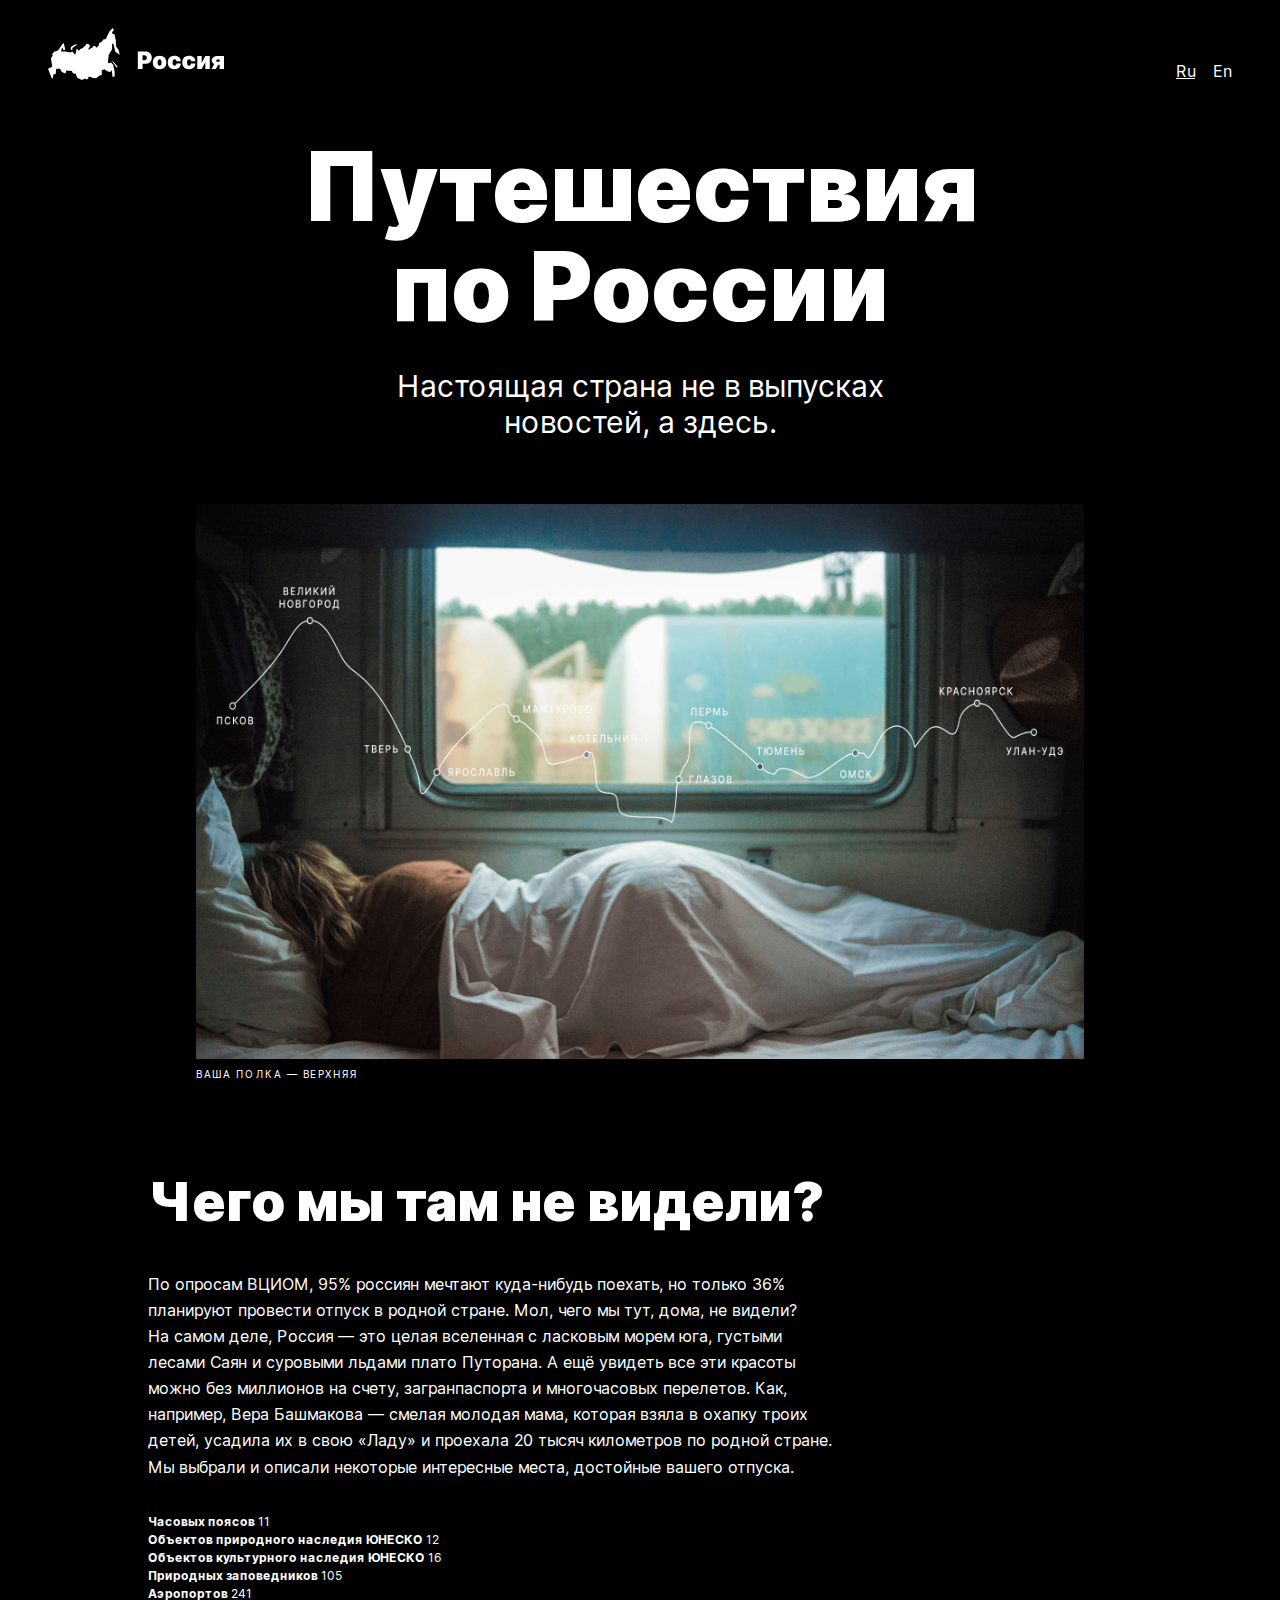
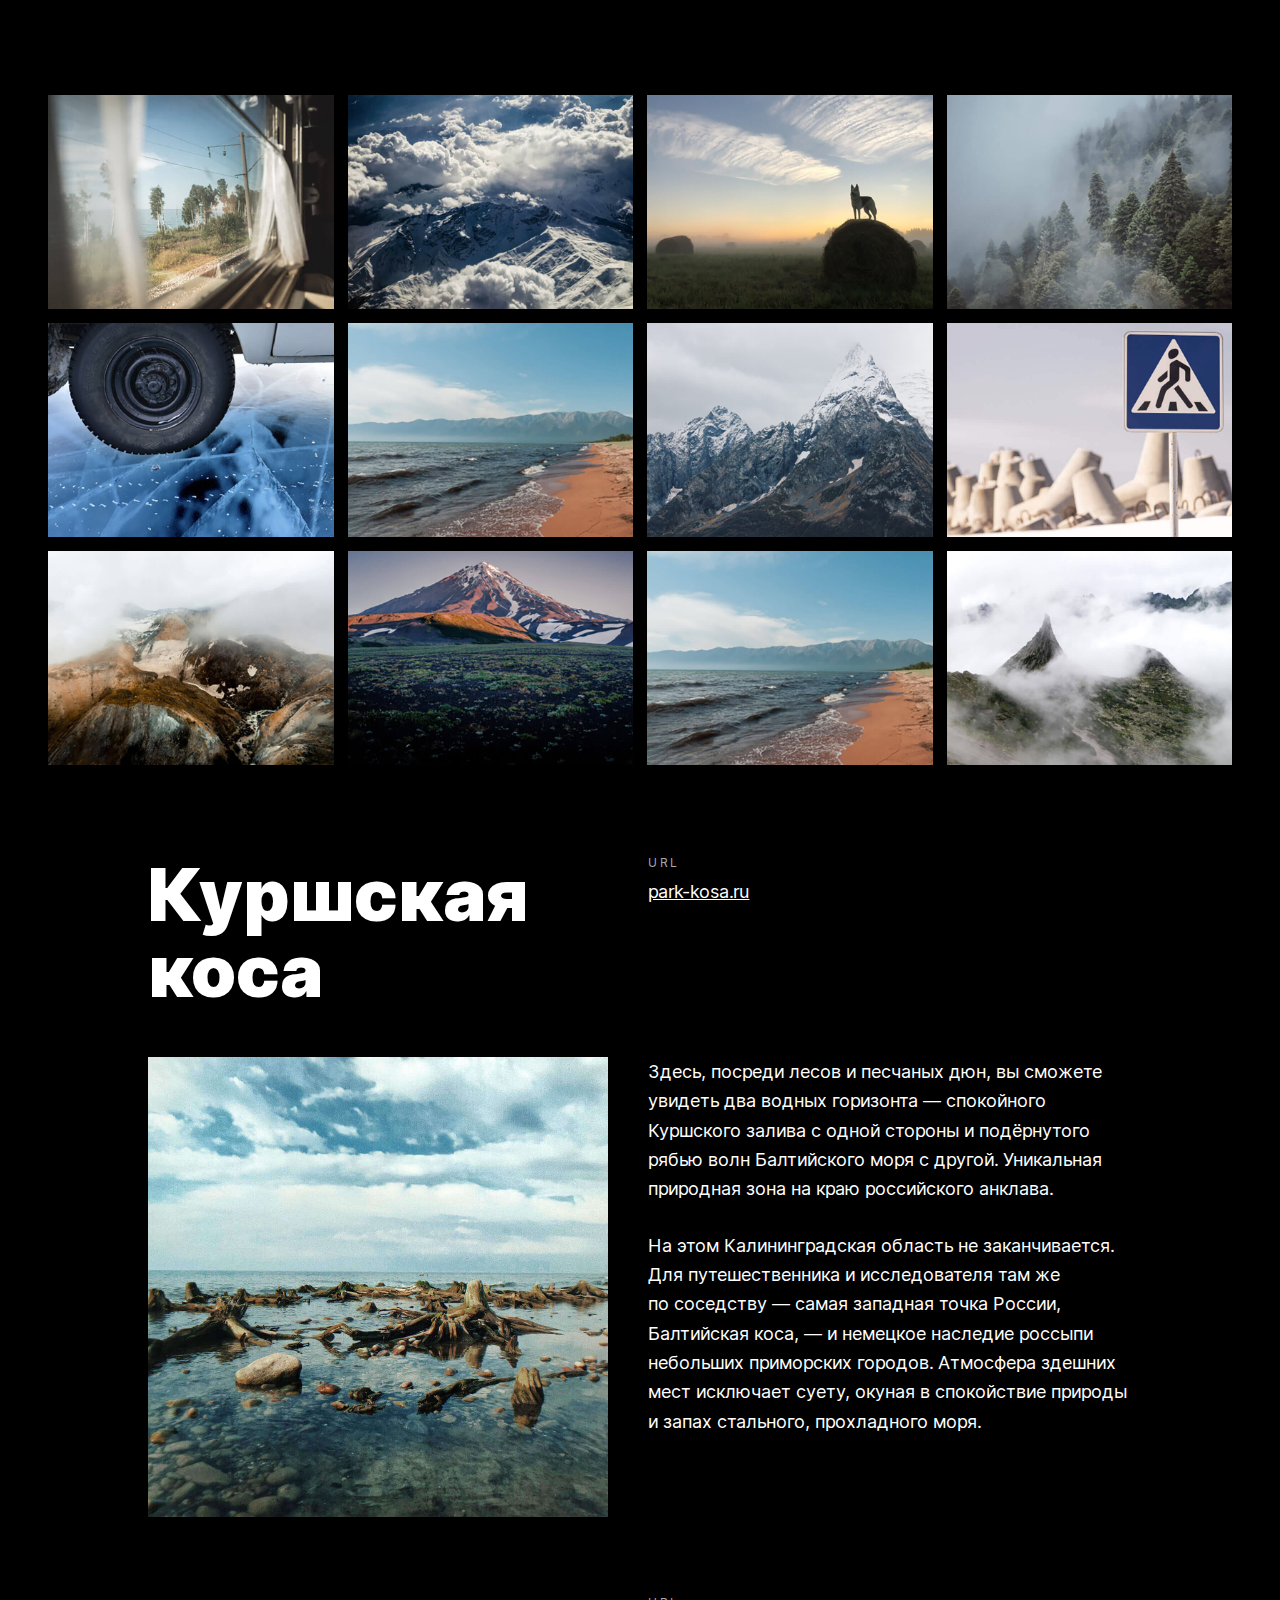
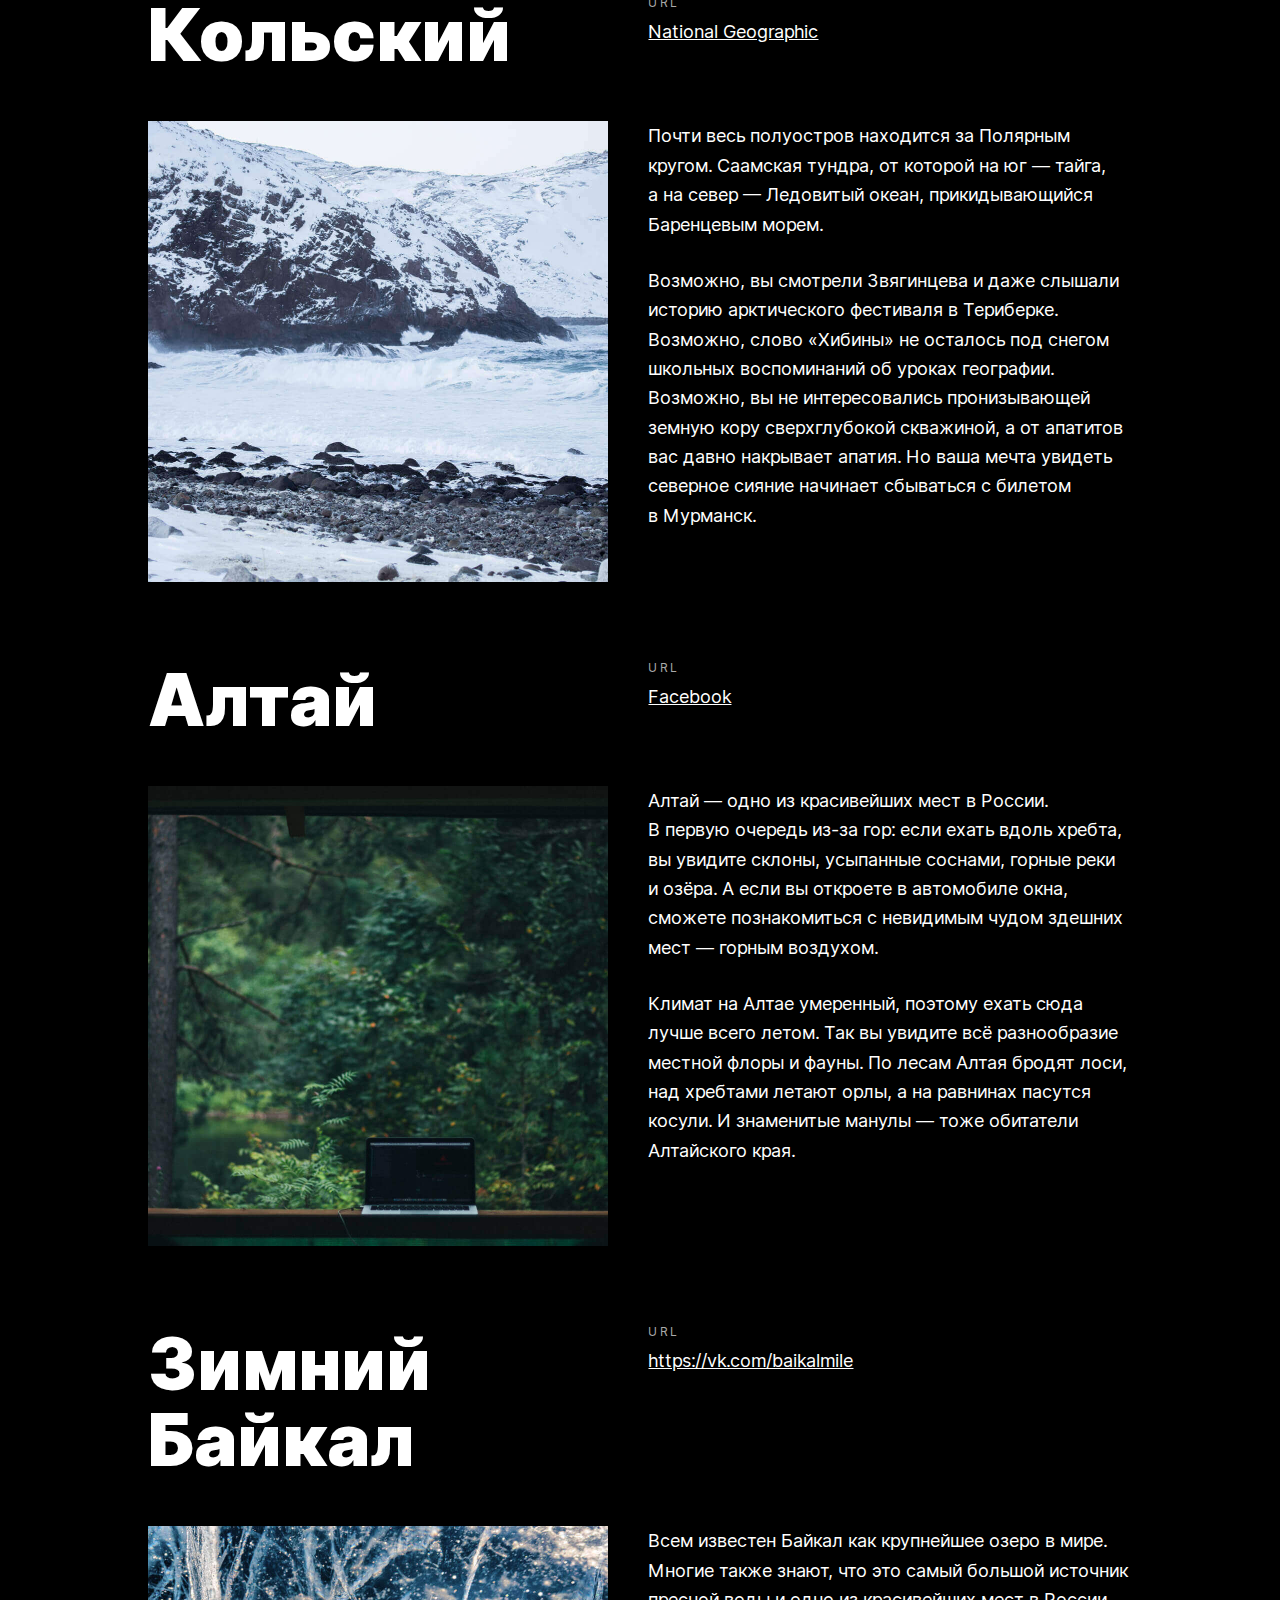
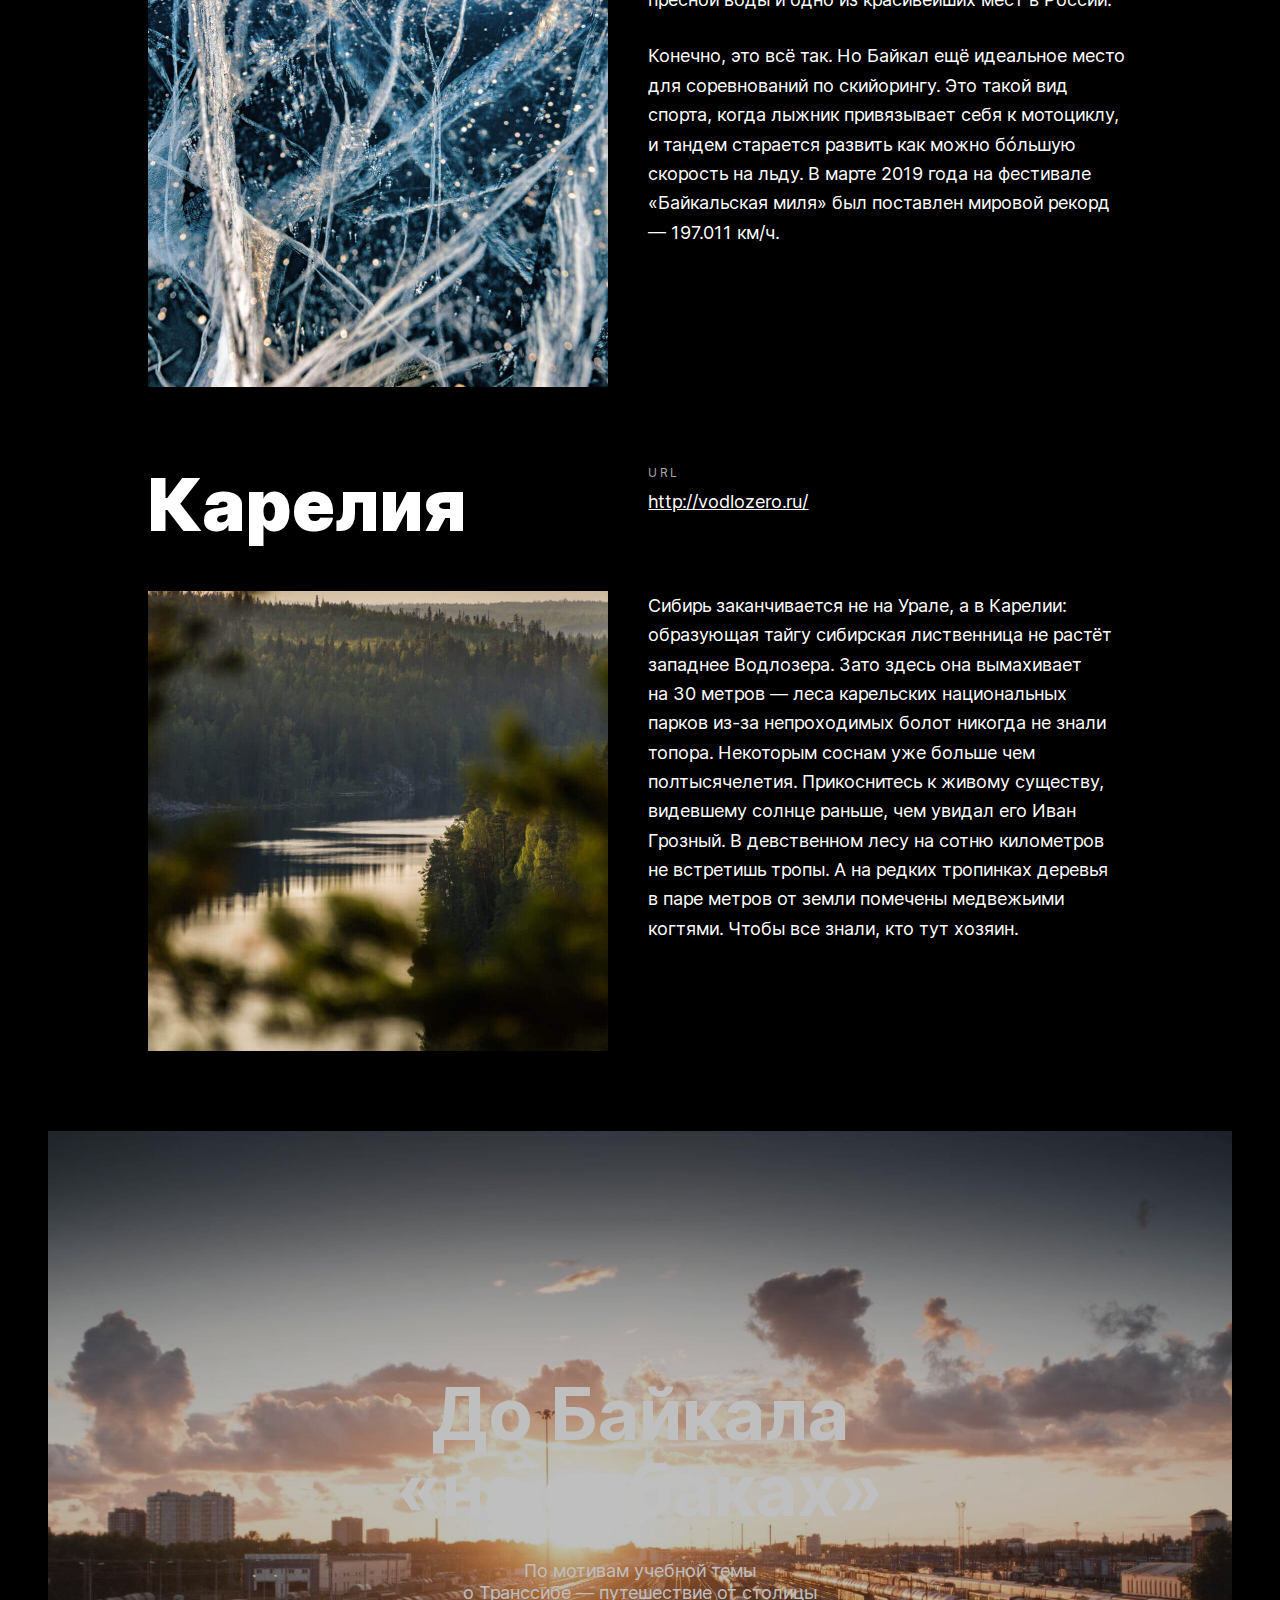
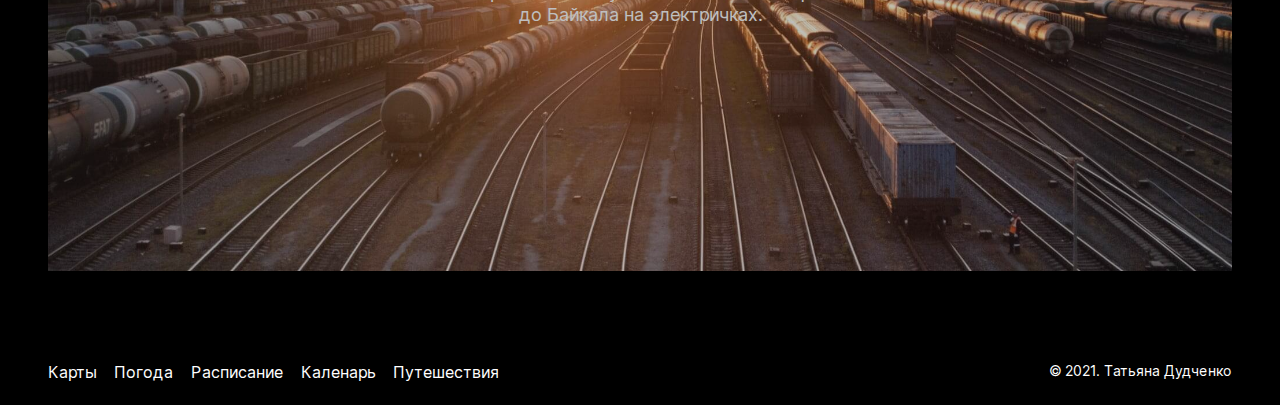
<file: index.html>
<!DOCTYPE html>
<html lang="ru">
  <head>
    <meta charset="UTF-8">
    <meta name="viewport" content="width=device-width, initial-scale=1.0">
    <title>Путешествия по России</title>
    <link rel="stylesheet" href="pages/index.css">
  </head>
  <body class="page">
    <header class="header">
      <img class="header__logo" src="images/header-logo.svg" alt="Силуэт страны с надписью справа - Россия">
      <nav class="nav">
        <ul class="nav__links nav__links_header">
          <li class="nav__links-item"><a class="nav__link nav__link_decoration_underline" href="#" target="_blank">Ru</a></li>
          <li class="nav__links-item"><a class="nav__link" href="#" target="_blank">En</a></li>
        </ul>
      </nav>
    </header>
    <main class="content">
      <section class="lead">
        <h1 class="lead__title">Путешествия по&nbsp;России</h1>
        <p class="lead__subtitle">Настоящая страна не&nbsp;в&nbsp;выпусках новостей, а&nbsp;здесь.</p>
        <figure class="lead__image-container">
          <img class="lead__image" src="images/lead-polka.png" alt="Линия пути по городам от Пскова до Улан-Удэ на фоне спящего пассажира на полке поезда">
          <figcaption class="lead__caption">ваша полка&nbsp;&mdash; верхняя</figcaption>
        </figure>
      </section>

      <section class="intro">
        <h2 class="intro__title">Чего мы&nbsp;там не&nbsp;видели?</h2>
        <p class="intro__text">По&nbsp;опросам ВЦИОМ, 95% россиян мечтают куда-нибудь поехать, но&nbsp;только&nbsp;36% планируют провести отпуск в&nbsp;родной стране. Мол, чего мы&nbsp;тут, дома, не&nbsp;видели? На&nbsp;самом деле, Россия&nbsp;&mdash; это целая вселенная с&nbsp;ласковым морем юга, густыми лесами Саян и&nbsp;суровыми льдами плато Путорана. А&nbsp;ещё увидеть все эти красоты можно без миллионов на&nbsp;счету, загранпаспорта и&nbsp;многочасовых перелетов. Как, например, Вера Башмакова&nbsp;&mdash; смелая молодая мама, которая взяла в&nbsp;охапку троих детей, усадила их&nbsp;в&nbsp;свою &laquo;Ладу&raquo; и&nbsp;проехала 20&nbsp;тысяч километров по&nbsp;родной стране. Мы&nbsp;выбрали и&nbsp;описали некоторые интересные места, достойные вашего отпуска.</p>
        <ul class="intro__list">
          <li class="intro__list-item">Часовых поясов&nbsp;<span class="intro__numeral">11</span></li>
          <li class="intro__list-item">Объектов природного наследия ЮНЕСКО&nbsp;<span class="intro__numeral">12</span></li>
          <li class="intro__list-item">Объектов культурного наследия ЮНЕСКО&nbsp;<span class="intro__numeral">16</span></li>
          <li class="intro__list-item">Природных заповедников <span class="intro__numeral">105</span></li>
          <li class="intro__list-item">Аэропортов <span class="intro__numeral">241</span></li>
        </ul>
      </section>

      <section class="gallery">
        <img class="gallery__image" src="images/photo-grid-train.jpg" alt="Вид из окна поезда на летний пейзаж">
        <img class="gallery__image" src="images/photo-grid-atharva-tulsi.jpg" alt="Атхарва-тулси, горы в облаках">
        <img class="gallery__image" src="images/photo-grid-tuman.jpg" alt="Туман, поле со стогами сена, на одном из которых стоит собака">
        <img class="gallery__image" src="images/photo-grid-sochi.jpg" alt="Сочи, лес в тумане - вид сверху">
        <img class="gallery__image" src="images/photo-grid-arisa.jpg" alt="Ариса, колесо автомобиля на льду">
        <img class="gallery__image" src="images/photo-grid-baikal.jpg" alt="Байкал, пляж">
        <img class="gallery__image" src="images/photo-grid-elbrus.jpg" alt="Эльбрус">
        <img class="gallery__image" src="images/photo-grid-kondratiev.jpg" alt="Кондратьев, знак пешеходного перехода на фоне камней">
        <img class="gallery__image" src="images/photo-grid-kamchatka-1.jpg" alt="Камчатка, горы в тумане - вид сверху">
        <img class="gallery__image" src="images/photo-grid-kamchatka-2.jpg" alt="Камчатка, гора - вид издалека сбоку">
        <img class="gallery__image" src="images/photo-grid-baikal.jpg" alt="Байкал, скалы">
        <img class="gallery__image" src="images/photo-grid-ergaki.jpg" alt="Эргаки, горы в тумане">
      </section>

      <section class="places">
        <article class="place">
          <h3 class="place__title">Куршская коса</h3>
          <div class="place__website">
            <h4 class="place__url-heading">url</h4>
            <a class="place__link" href="http://park-kosa.ru" target="_blank">park-kosa.ru</a>
          </div>
          <img class="place__image" src="images/place-kosa.jpg" alt="Куршская коса">
          <div class="place__text">
            <p class="place__paragraph">Здесь, посреди лесов и&nbsp;песчаных дюн, вы&nbsp;сможете увидеть два водных горизонта&nbsp;&mdash; спокойного Куршского залива с&nbsp;одной стороны и&nbsp;подёрнутого рябью волн Балтийского моря с&nbsp;другой. Уникальная природная зона на&nbsp;краю российского анклава.</p>
            <p class="place__paragraph">На&nbsp;этом Калининградская область не&nbsp;заканчивается. Для путешественника
              и&nbsp;исследователя там&nbsp;же по&nbsp;соседству&nbsp;&mdash; самая западная точка России, Балтийская коса,&nbsp;&mdash; и&nbsp;немецкое наследие россыпи небольших приморских городов. Атмосфера здешних мест исключает суету, окуная в&nbsp;спокойствие природы
              и&nbsp;запах стального, прохладного моря.</p>
          </div>
        </article>

        <article class="place">
          <h3 class="place__title">Кольский</h3>
          <div class="place__website">
            <h4 class="place__url-heading">url</h4>
            <a class="place__link" href="https://yourshot.nationalgeographic.com/photos/?keywords=kolskiy" target="_blank">National Geographic</a>
          </div>
          <img class="place__image" src="images/place-kolsky.jpg" alt="Кольский">
          <div class="place__text">
            <p class="place__paragraph">Почти весь полуостров находится за&nbsp;Полярным кругом. Саамская тундра,
              от&nbsp;которой на&nbsp;юг&nbsp;&mdash; тайга, а&nbsp;на&nbsp;север&nbsp;&mdash; Ледовитый океан, прикидывающийся Баренцевым морем.</p>
            <p class="place__paragraph">Возможно, вы&nbsp;смотрели Звягинцева и&nbsp;даже слышали историю арктического фестиваля
              в&nbsp;Териберке. Возможно, слово &laquo;Хибины&raquo; не&nbsp;осталось под снегом школьных воспоминаний об&nbsp;уроках географии. Возможно, вы&nbsp;не&nbsp;интересовались пронизывающей земную кору сверхглубокой скважиной, а&nbsp;от&nbsp;апатитов вас давно накрывает апатия. Но&nbsp;ваша мечта увидеть северное сияние начинает сбываться с&nbsp;билетом в&nbsp;Мурманск.</p>
          </div>
        </article>

        <article class="place">
          <h3 class="place__title">Алтай</h3>
          <div class="place__website">
            <h4 class="place__url-heading">url</h4>
            <a class="place__link" href="https://www.facebook.com/vera.bashmakova/posts/10156011613718822" target="_blank">Facebook</a>
          </div>
          <img class="place__image" src="images/place-altai.jpg" alt="Алтай">
          <div class="place__text">
            <p class="place__paragraph">Алтай&nbsp;&mdash; одно из&nbsp;красивейших мест
              в&nbsp;России. В&nbsp;первую очередь из-за гор: если ехать вдоль хребта, вы&nbsp;увидите склоны, усыпанные соснами, горные реки и&nbsp;озёра.
              А&nbsp;если вы&nbsp;откроете в&nbsp;автомобиле окна, сможете познакомиться с&nbsp;невидимым чудом здешних мест&nbsp;&mdash; горным воздухом.</p>
            <p class="place__paragraph">Климат на&nbsp;Алтае умеренный, поэтому ехать сюда лучше всего летом. Так вы&nbsp;увидите всё разнообразие местной флоры и&nbsp;фауны. По&nbsp;лесам Алтая бродят лоси, над хребтами летают орлы, а&nbsp;на&nbsp;равнинах пасутся косули. И&nbsp;знаменитые манулы&nbsp;&mdash; тоже обитатели Алтайского края.</p>
          </div>
        </article>

        <article class="place">
          <h3 class="place__title">Зимний Байкал</h3>
          <div class="place__website">
            <h4 class="place__url-heading">url</h4>
            <a class="place__link" href="https://vk.com/baikalmile" target="_blank">https://vk.com/baikalmile</a>
          </div>
          <img class="place__image" src="images/place-winter-baikal.jpg" alt="Байкал">
          <div class="place__text">
            <p class="place__paragraph">Всем известен Байкал как крупнейшее озеро в&nbsp;мире. Многие также знают, что это самый большой источник пресной воды и&nbsp;одно из&nbsp;красивейших мест в&nbsp;России.</p>
            <p class="place__paragraph">Конечно, это всё так. Но Байкал ещё идеальное место для соревнований по скийорингу. Это такой вид спорта, когда лыжник привязывает себя к мотоциклу,
              и тандем старается развить как можно бóльшую скорость на льду. В марте 2019 года на фестивале «Байкальская миля» был поставлен мировой рекорд — 197.011 км/ч.</p>
          </div>
        </article>

        <article class="place">
          <h3 class="place__title">Карелия</h3>
          <div class="place__website">
            <h4 class="place__url-heading">url</h4>
            <a class="place__link" href="http://vodlozero.ru" target="_blank">http://vodlozero.ru/</a>
          </div>
          <img class="place__image" src="images/place-karelia.jpg" alt="Карелия">
          <div class="place__text">
            <p class="place__paragraph">Сибирь заканчивается не&nbsp;на&nbsp;Урале,
              а&nbsp;в&nbsp;Карелии: образующая тайгу сибирская лиственница не&nbsp;растёт западнее Водлозера. Зато здесь она вымахивает
              на&nbsp;30&nbsp;метров&nbsp;&mdash; леса карельских национальных парков из-за непроходимых болот никогда не&nbsp;знали топора. Некоторым соснам уже больше чем полтысячелетия. Прикоснитесь к&nbsp;живому существу, видевшему солнце раньше, чем увидал его Иван Грозный. В&nbsp;девственном лесу на&nbsp;сотню километров не&nbsp;встретишь тропы.
              А&nbsp;на&nbsp;редких тропинках деревья в&nbsp;паре метров от&nbsp;земли помечены медвежьими когтями. Чтобы все знали, кто тут хозяин.</p>
          </div>
        </article>
      </section>

      <section class="cover">
        <a class="cover__link" href="https://stampsy.com/na-elektrichkakh-do-baikala" target="_blank">
          <h2 class="cover__title">До&nbsp;Байкала &laquo;на&nbsp;собаках&raquo;</h2>
          <p class="cover__subtitle">По&nbsp;мотивам учебной темы о&nbsp;Транссибе&nbsp;&mdash; путешествие от&nbsp;столицы до&nbsp;Байкала на&nbsp;электричках.</p>
        </a>
      </section>
    </main>

    <footer class="footer">
      <nav class="nav">
        <ul class="nav__links nav__links_footer">
          <li class="nav__links-item nav__links-item_type_mobile"><a class="nav__link" href="https://yandex.ru/maps" target="_blank">Карты</a></li>
          <li class="nav__links-item nav__links-item_type_mobile"><a class="nav__link" href="https://yandex.ru/pogoda" target="_blank">Погода</a></li>
          <li class="nav__links-item nav__links-item_type_mobile"><a class="nav__link" href="https://rasp.yandex.ru" target="_blank">Расписание</a></li>
          <li class="nav__links-item nav__links-item_type_mobile"><a class="nav__link" href="https://calendar.yandex.ru" target="_blank">Каленарь</a></li>
          <li class="nav__links-item nav__links-item_type_mobile"><a class="nav__link" href="https://travel.yandex.ru" target="_blank">Путешествия</a></li>
        </ul>
      </nav>
      <p class="footer__author">&copy; 2021. Татьяна Дудченко</p>
    </footer>
  </body>
</html>
</file>
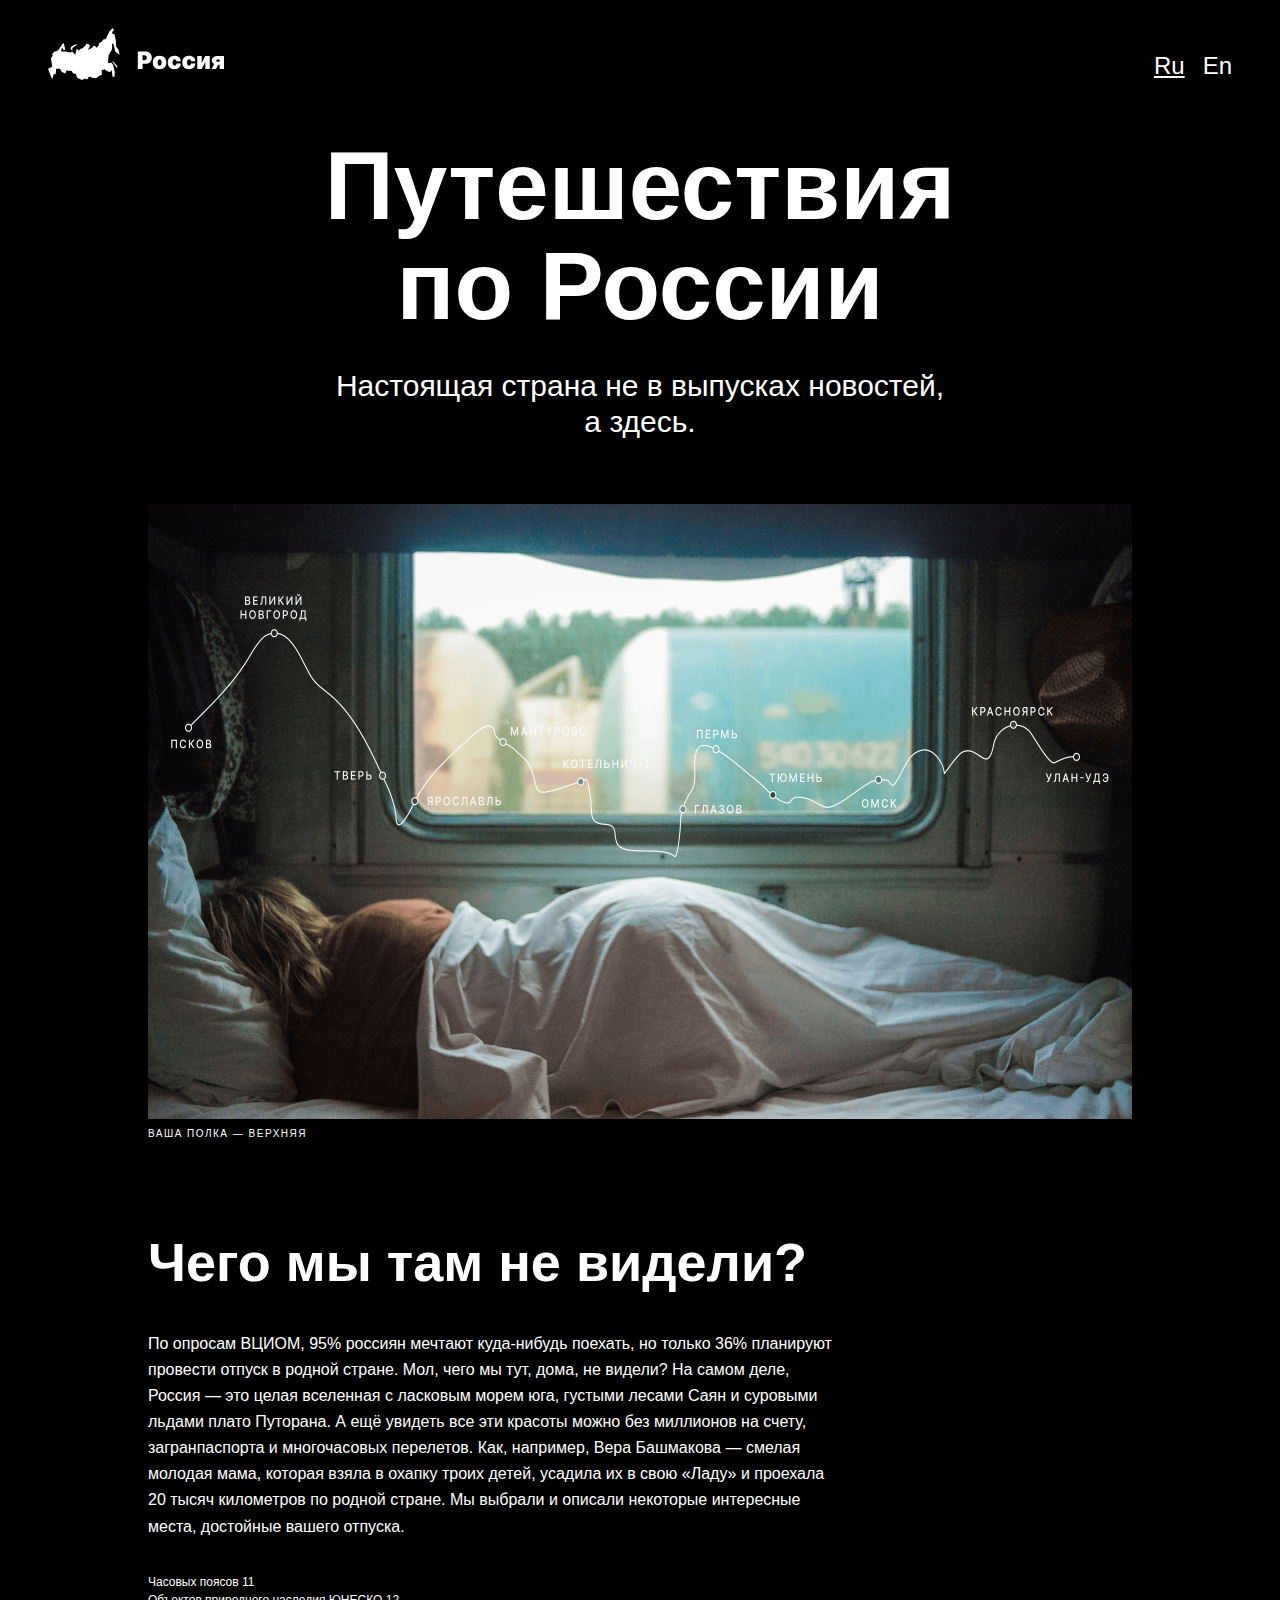
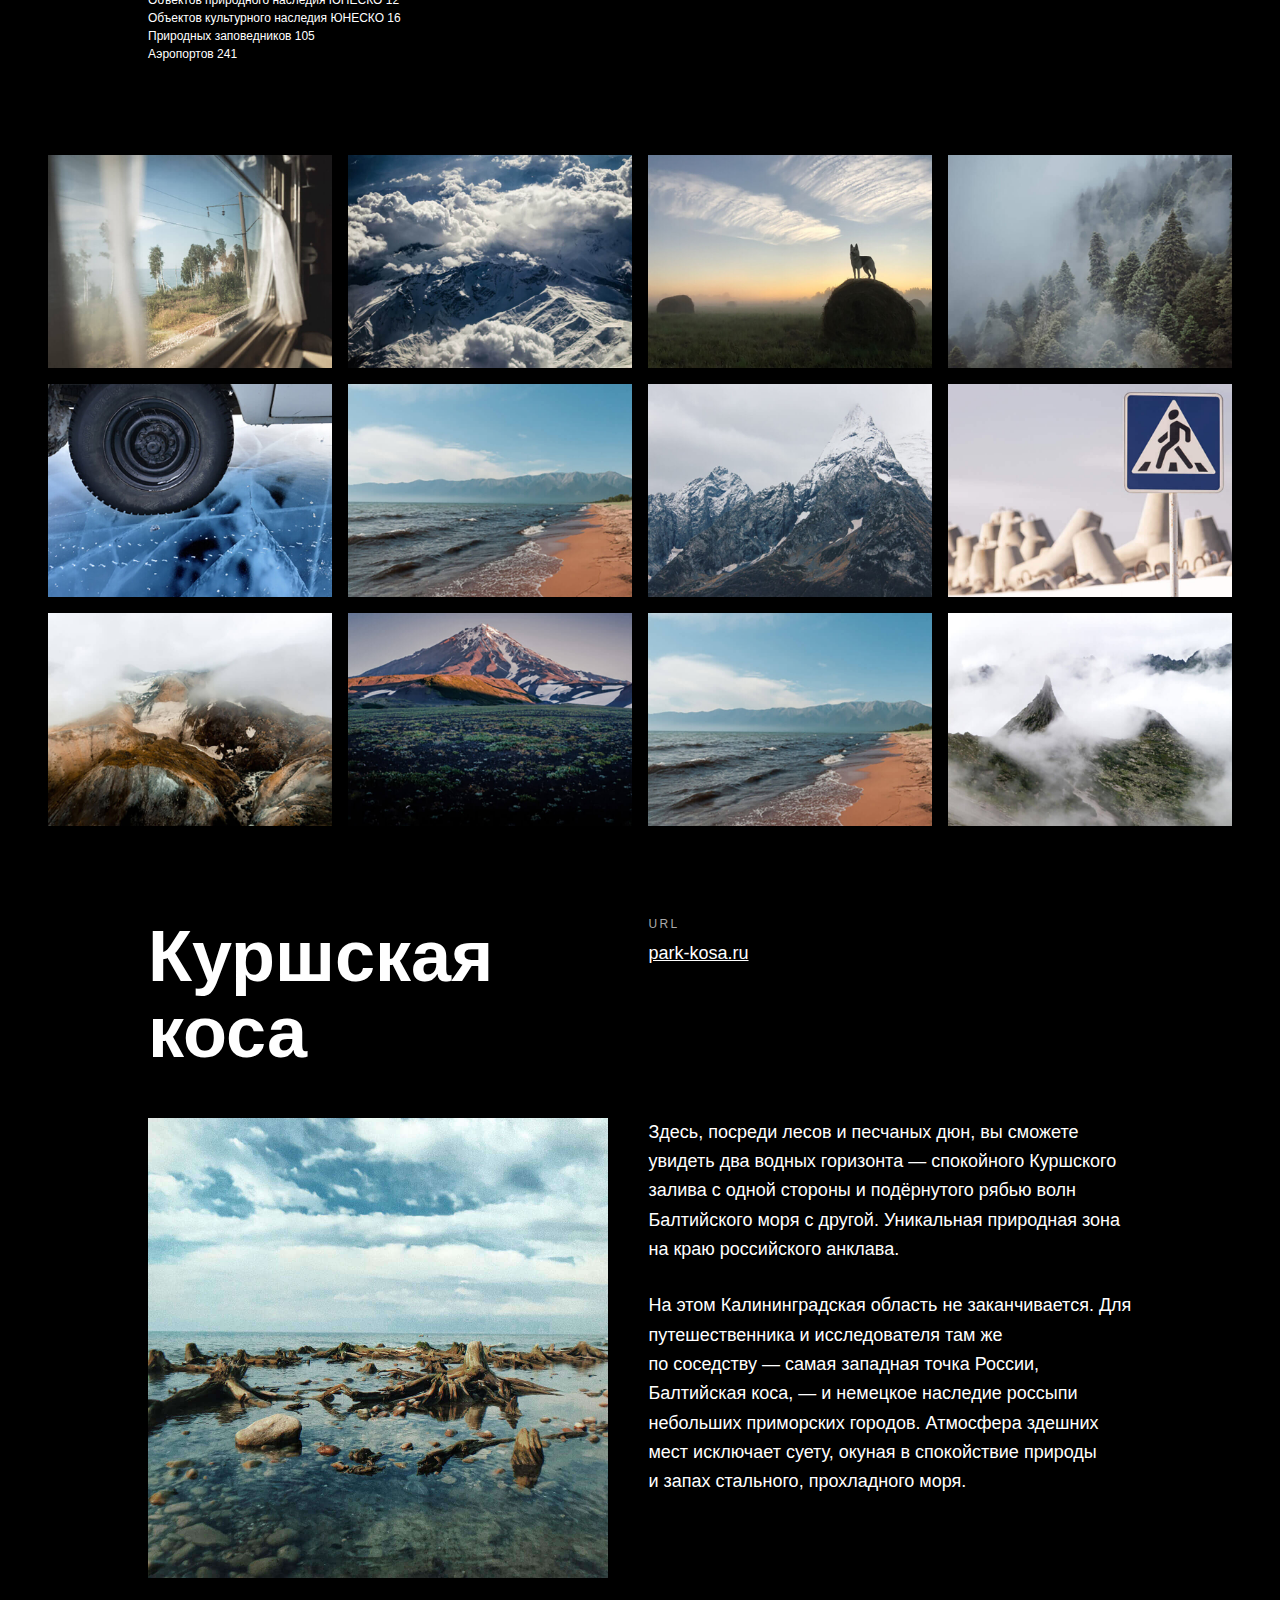
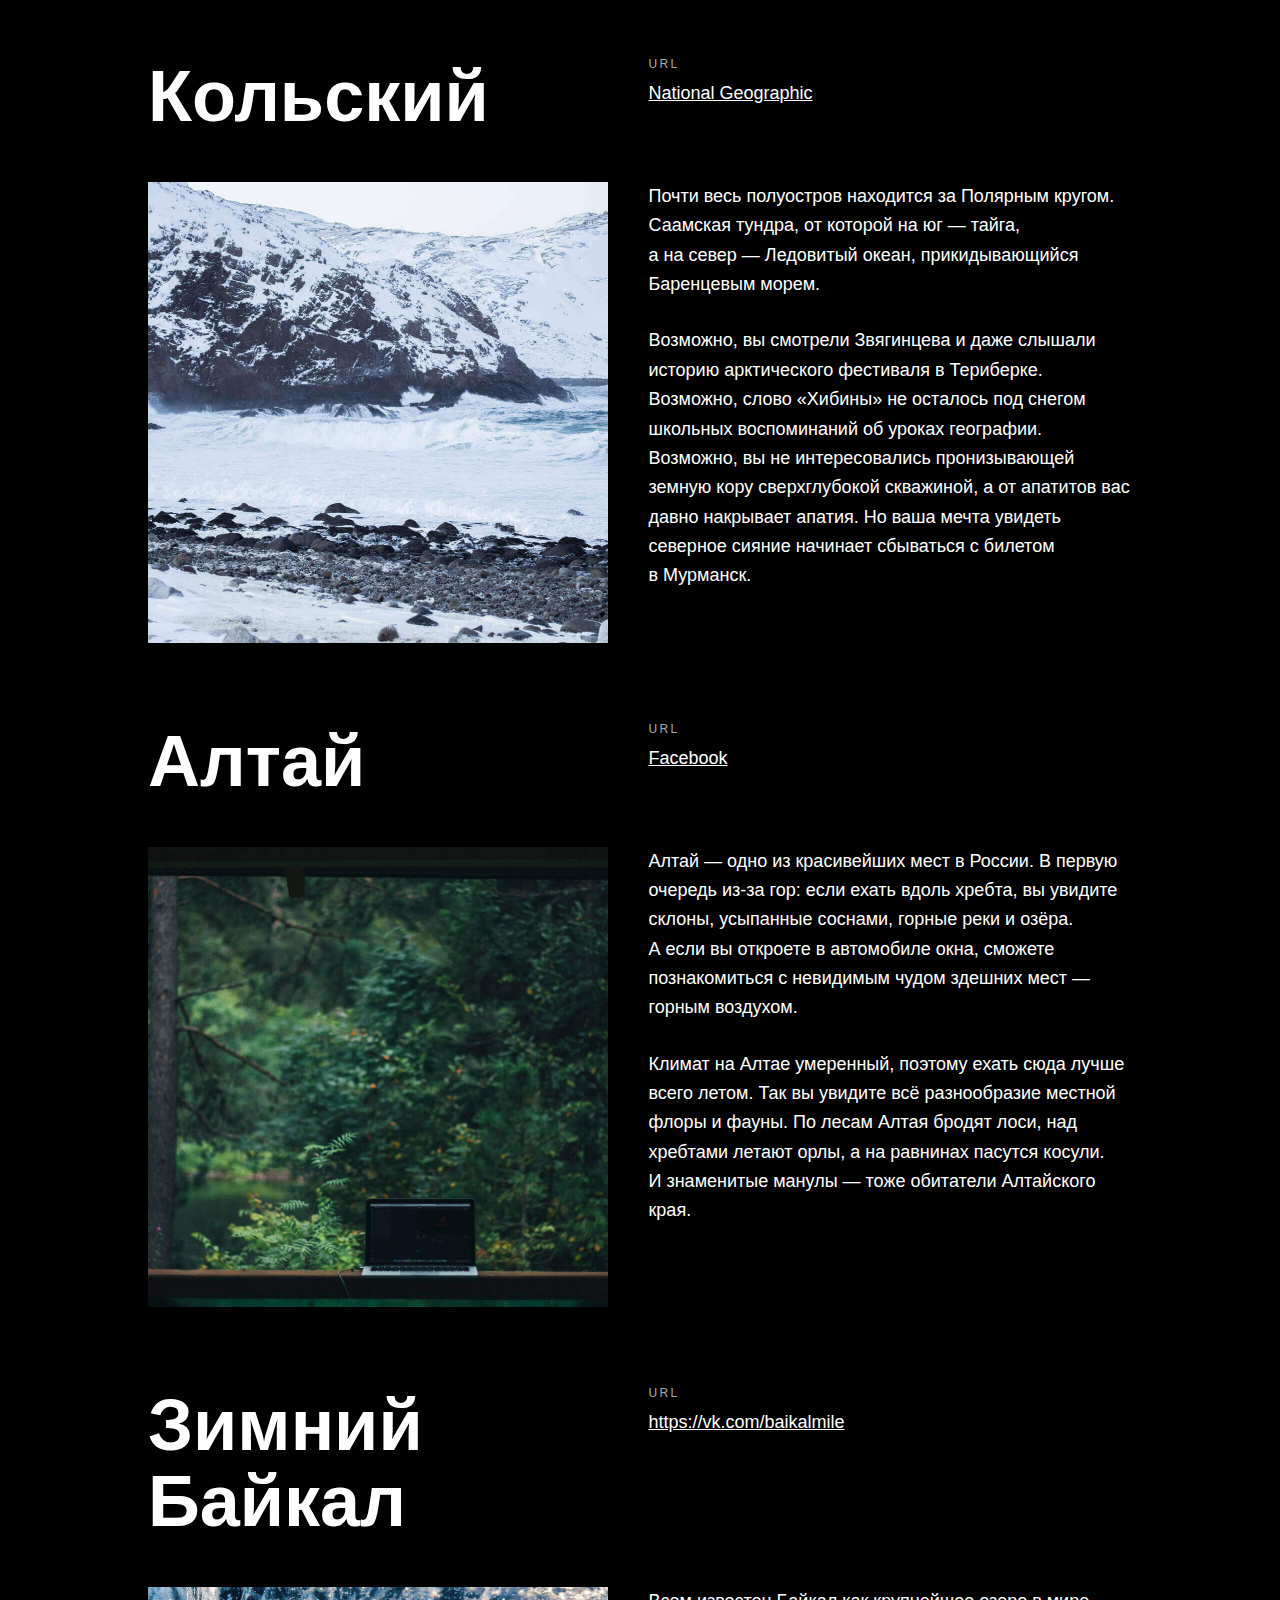
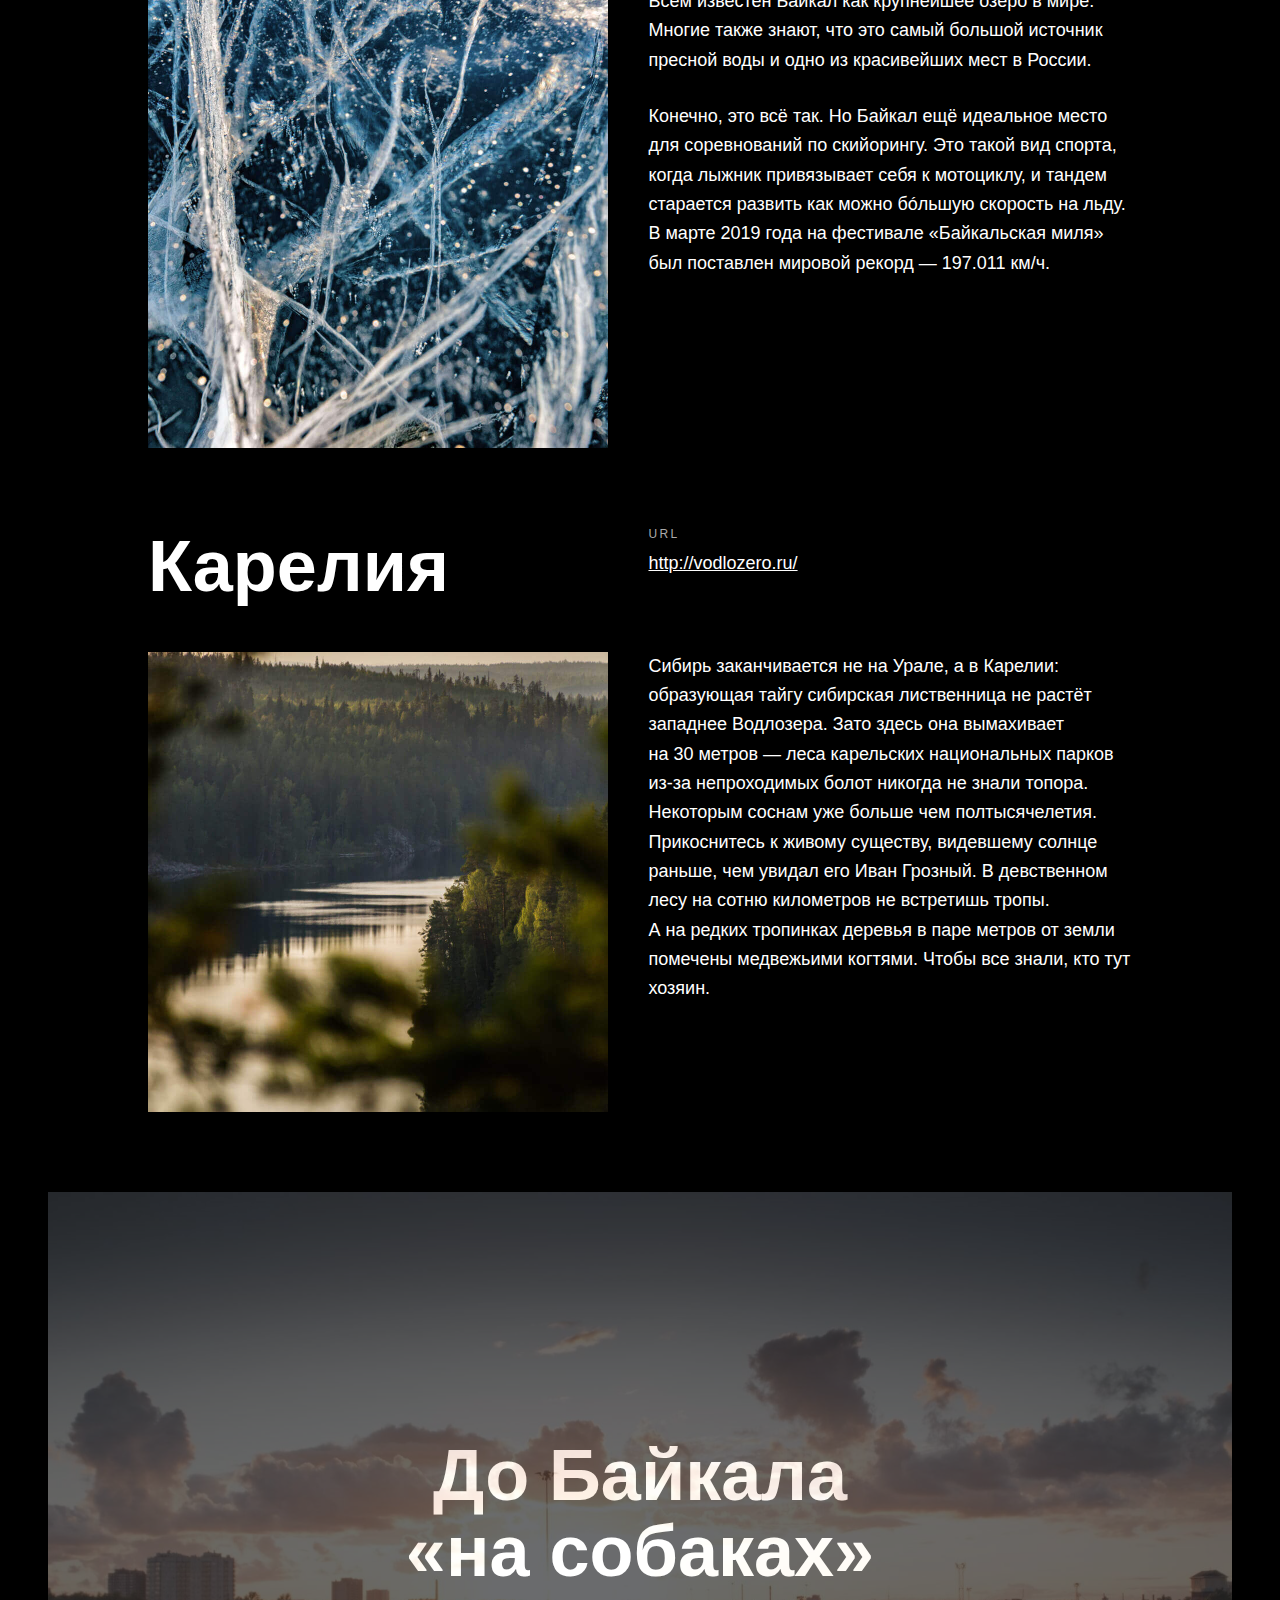
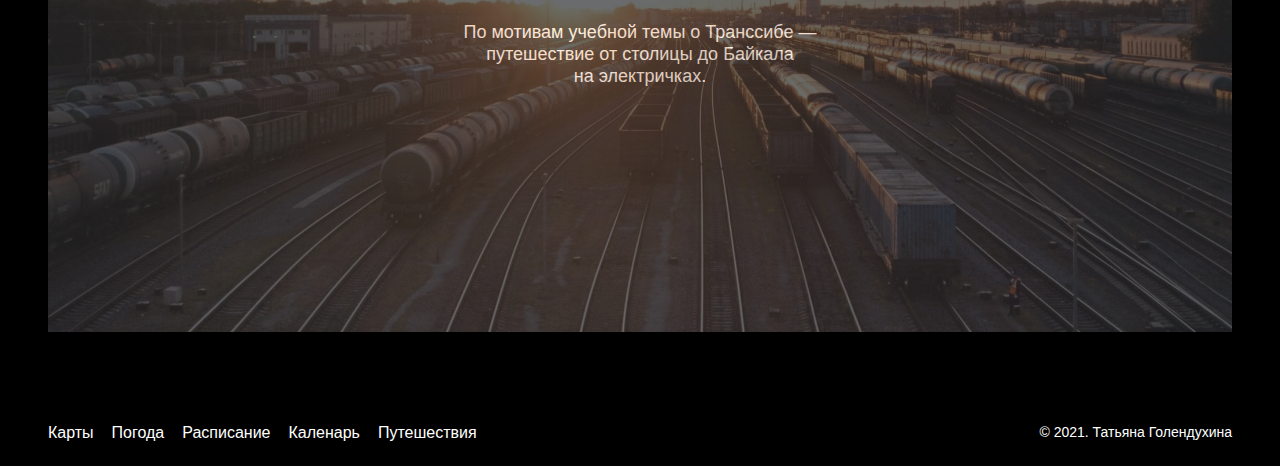
<file: russian-travel-Project3/index.html>
<!DOCTYPE html>
<html lang="ru">
  <head>
    <meta charset="UTF-8">
    <meta name="viewport" content="width=device-width, initial-scale=1.0">
    <title>Путешествия по России</title>
    <link rel="stylesheet" href="pages/index.css">
  </head>
  <body class="page">
    <header class="header">
      <img class="header__logo" src="images/header-logo.svg" alt="Силуэт страны с надписью справа - Россия">
      <nav class="nav">
        <ul class="nav__links nav__links_size-header_big nav__links_size-header_small">
          <li class="nav__links-item"><a class="nav__link nav__link_lang-active_ru" href="#" target="_blank">Ru</a></li>
          <li class="nav__links-item"><a class="nav__link" href="#" target="_blank">En</a></li>
        </ul>
      </nav>
    </header>
    <main class="content">
      <section class="lead">
        <h1 class="lead__title">Путешествия по&nbsp;России</h1>
        <p class="lead__subtitle">Настоящая страна не&nbsp;в&nbsp;выпусках новостей, а&nbsp;здесь.</p>
        <div class="lead__image-container">
          <img class="lead__image" src="images/lead-polka.png" alt="Линия пути по городам от Пскова до Улан-Удэ на фоне спящего пассажира на полке поезда">
          <p class="lead__caption">ваша полка&nbsp;&mdash; верхняя</p>
        </div>
      </section>

      <section class="intro">
        <h2 class="intro__title">Чего мы&nbsp;там не&nbsp;видели?</h2>
        <p class="intro__text">По&nbsp;опросам ВЦИОМ, 95% россиян мечтают куда-нибудь поехать, но&nbsp;только&nbsp;36% планируют провести отпуск в&nbsp;родной стране. Мол, чего мы&nbsp;тут, дома, не&nbsp;видели? На&nbsp;самом деле, Россия&nbsp;&mdash; это целая вселенная с&nbsp;ласковым морем юга, густыми лесами Саян и&nbsp;суровыми льдами плато Путорана. А&nbsp;ещё увидеть все эти красоты можно без миллионов на&nbsp;счету, загранпаспорта и&nbsp;многочасовых перелетов. Как, например, Вера Башмакова&nbsp;&mdash; смелая молодая мама, которая взяла в&nbsp;охапку троих детей, усадила их&nbsp;в&nbsp;свою &laquo;Ладу&raquo; и&nbsp;проехала 20&nbsp;тысяч километров по&nbsp;родной стране. Мы&nbsp;выбрали и&nbsp;описали некоторые интересные места, достойные вашего отпуска.</p>
        <ul class="intro__list">
          <li class="intro__list-item">Часовых поясов&nbsp;11</li>
          <li class="intro__list-item">Объектов природного наследия ЮНЕСКО&nbsp;12</li>
          <li class="intro__list-item">Объектов культурного наследия ЮНЕСКО&nbsp;16</li>
          <li class="intro__list-item">Природных заповедников 105</li>
          <li class="intro__list-item">Аэропортов 241</li>
        </ul>
      </section>

      <section class="gallery">
        <img class="gallery__image" src="images/photo-grid-train.jpg" alt="Вид из окна поезда на летний пейзаж">
        <img class="gallery__image" src="images/photo-grid-atharva-tulsi.jpg" alt="Атхарва-тулси, горы в облаках">
        <img class="gallery__image" src="images/photo-grid-tuman.jpg" alt="Туман, поле со стогами сена, на одном из которых стоит собака">
        <img class="gallery__image" src="images/photo-grid-sochi.jpg" alt="Сочи, лес в тумане - вид сверху">
        <img class="gallery__image" src="images/photo-grid-arisa.jpg" alt="Ариса, колесо автомобиля на льду">
        <img class="gallery__image" src="images/photo-grid-baikal.jpg" alt="Байкал, пляж">
        <img class="gallery__image" src="images/photo-grid-elbrus.jpg" alt="Эльбрус">
        <img class="gallery__image" src="images/photo-grid-kondratiev.jpg" alt="Кондратьев, знак пешеходного перехода на фоне камней">
        <img class="gallery__image" src="images/photo-grid-kamchatka-1.jpg" alt="Камчатка, горы в тумане - вид сверху">
        <img class="gallery__image" src="images/photo-grid-kamchatka-2.jpg" alt="Камчатка, гора - вид издалека сбоку">
        <img class="gallery__image" src="images/photo-grid-baikal.jpg" alt="Байкал, скалы">
        <img class="gallery__image" src="images/photo-grid-ergaki.jpg" alt="Эргаки, горы в тумане">
      </section>

      <section class="places">
        <section class="place">
          <h3 class="place__title">Куршская коса</h3>
          <div class="place__website">
            <h4 class="place__url-heading">url</h4>
            <a class="place__link" href="http://park-kosa.ru" target="_blank">park-kosa.ru</a>
          </div>
          <img class="place__image" src="images/place-kosa.jpg" alt="Куршская коса">
          <div class="place__text">
            <p class="place__paragraph">Здесь, посреди лесов и&nbsp;песчаных дюн, вы&nbsp;сможете увидеть два водных горизонта&nbsp;&mdash; спокойного Куршского залива с&nbsp;одной стороны и&nbsp;подёрнутого рябью волн Балтийского моря с&nbsp;другой. Уникальная природная зона на&nbsp;краю российского анклава.</p>
            <p class="place__paragraph">На&nbsp;этом Калининградская область не&nbsp;заканчивается. Для путешественника
              и&nbsp;исследователя там&nbsp;же по&nbsp;соседству&nbsp;&mdash; самая западная точка России, Балтийская коса,&nbsp;&mdash; и&nbsp;немецкое наследие россыпи небольших приморских городов. Атмосфера здешних мест исключает суету, окуная в&nbsp;спокойствие природы
              и&nbsp;запах стального, прохладного моря.</p>
          </div>
        </section>

        <section class="place">
          <h3 class="place__title">Кольский</h3>
          <div class="place__website">
            <h4 class="place__url-heading">url</h4>
            <a class="place__link" href="https://yourshot.nationalgeographic.com/photos/?keywords=kolskiy" target="_blank">National Geographic</a>
          </div>
          <img class="place__image" src="images/place-kolsky.jpg" alt="Кольский">
          <div class="place__text">
            <p class="place__paragraph">Почти весь полуостров находится за&nbsp;Полярным кругом. Саамская тундра,
              от&nbsp;которой на&nbsp;юг&nbsp;&mdash; тайга, а&nbsp;на&nbsp;север&nbsp;&mdash; Ледовитый океан, прикидывающийся Баренцевым морем.</p>
            <p class="place__paragraph">Возможно, вы&nbsp;смотрели Звягинцева и&nbsp;даже слышали историю арктического фестиваля
              в&nbsp;Териберке. Возможно, слово &laquo;Хибины&raquo; не&nbsp;осталось под снегом школьных воспоминаний об&nbsp;уроках географии. Возможно, вы&nbsp;не&nbsp;интересовались пронизывающей земную кору сверхглубокой скважиной, а&nbsp;от&nbsp;апатитов вас давно накрывает апатия. Но&nbsp;ваша мечта увидеть северное сияние начинает сбываться с&nbsp;билетом в&nbsp;Мурманск.</p>
          </div>
        </section>

        <section class="place">
          <h3 class="place__title">Алтай</h3>
          <div class="place__website">
            <h4 class="place__url-heading">url</h4>
            <a class="place__link" href="https://www.facebook.com/vera.bashmakova/posts/10156011613718822" target="_blank">Facebook</a>
          </div>
          <img class="place__image" src="images/place-altai.jpg" alt="Алтай">
          <div class="place__text">
            <p class="place__paragraph">Алтай&nbsp;&mdash; одно из&nbsp;красивейших мест
              в&nbsp;России. В&nbsp;первую очередь из-за гор: если ехать вдоль хребта, вы&nbsp;увидите склоны, усыпанные соснами, горные реки и&nbsp;озёра.
              А&nbsp;если вы&nbsp;откроете в&nbsp;автомобиле окна, сможете познакомиться с&nbsp;невидимым чудом здешних мест&nbsp;&mdash; горным воздухом.</p>
            <p class="place__paragraph">Климат на&nbsp;Алтае умеренный, поэтому ехать сюда лучше всего летом. Так вы&nbsp;увидите всё разнообразие местной флоры и&nbsp;фауны. По&nbsp;лесам Алтая бродят лоси, над хребтами летают орлы, а&nbsp;на&nbsp;равнинах пасутся косули. И&nbsp;знаменитые манулы&nbsp;&mdash; тоже обитатели Алтайского края.</p>
          </div>
        </section>

        <section class="place">
          <h3 class="place__title">Зимний Байкал</h3>
          <div class="place__website">
            <h4 class="place__url-heading">url</h4>
            <a class="place__link" href="https://vk.com/baikalmile" target="_blank">https://vk.com/baikalmile</a>
          </div>
          <img class="place__image" src="images/place-winter-baikal.jpg" alt="Байкал">
          <div class="place__text">
            <p class="place__paragraph">Всем известен Байкал как крупнейшее озеро в&nbsp;мире. Многие также знают, что это самый большой источник пресной воды и&nbsp;одно из&nbsp;красивейших мест в&nbsp;России.</p>
            <p class="place__paragraph">Конечно, это всё так. Но Байкал ещё идеальное место для соревнований по скийорингу. Это такой вид спорта, когда лыжник привязывает себя к мотоциклу,
              и тандем старается развить как можно бóльшую скорость на льду. В марте 2019 года на фестивале «Байкальская миля» был поставлен мировой рекорд — 197.011 км/ч.</p>
          </div>
        </section>

        <section class="place">
          <h3 class="place__title">Карелия</h3>
          <div class="place__website">
            <h4 class="place__url-heading">url</h4>
            <a class="place__link" href="http://vodlozero.ru" target="_blank">http://vodlozero.ru/</a>
          </div>
          <img class="place__image" src="images/place-karelia.jpg" alt="Карелия">
          <div class="place__text">
            <p class="place__paragraph">Сибирь заканчивается не&nbsp;на&nbsp;Урале,
              а&nbsp;в&nbsp;Карелии: образующая тайгу сибирская лиственница не&nbsp;растёт западнее Водлозера. Зато здесь она вымахивает
              на&nbsp;30&nbsp;метров&nbsp;&mdash; леса карельских национальных парков из-за непроходимых болот никогда не&nbsp;знали топора. Некоторым соснам уже больше чем полтысячелетия. Прикоснитесь к&nbsp;живому существу, видевшему солнце раньше, чем увидал его Иван Грозный. В&nbsp;девственном лесу на&nbsp;сотню километров не&nbsp;встретишь тропы.
              А&nbsp;на&nbsp;редких тропинках деревья в&nbsp;паре метров от&nbsp;земли помечены медвежьими когтями. Чтобы все знали, кто тут хозяин.</p>
          </div>
        </section>
      </section>

      <section class="cover">
        <a class="cover__link" href="https://stampsy.com/na-elektrichkakh-do-baikala" target="_blank">
          <div class="cover__image-container">
            <img class="cover__image cover_position_center" src="images/cover-trains.jpg" alt="Поезда">
            <div class="cover__caption cover_position_center">
              <h2 class="cover__title">До&nbsp;Байкала &laquo;на&nbsp;собаках&raquo;</h2>
              <p class="cover__subtitle">По&nbsp;мотивам учебной темы о&nbsp;Транссибе&nbsp;&mdash; путешествие от&nbsp;столицы до&nbsp;Байкала на&nbsp;электричках.</p>
            </div>
          </div>
        </a>
      </section>
    </main>

    <footer class="footer">
      <nav class="nav">
        <ul class="nav__links nav__links_type_mobile nav__links_size-footer_big">
          <li class="nav__links-item nav__links-item_type_mobile"><a class="nav__link" href="https://yandex.ru/maps" target="_blank">Карты</a></li>
          <li class="nav__links-item nav__links-item_type_mobile"><a class="nav__link" href="https://yandex.ru/pogoda" target="_blank">Погода</a></li>
          <li class="nav__links-item nav__links-item_type_mobile"><a class="nav__link" href="https://rasp.yandex.ru" target="_blank">Расписание</a></li>
          <li class="nav__links-item nav__links-item_type_mobile"><a class="nav__link" href="https://calendar.yandex.ru" target="_blank">Каленарь</a></li>
          <li class="nav__links-item nav__links-item_type_mobile"><a class="nav__link" href="https://travel.yandex.ru" target="_blank">Путешествия</a></li>
        </ul>
      </nav>
      <p class="footer__author">&copy; 2021. Татьяна Голендухина</p>
    </footer>
  </body>
</html>
</file>
<file: pages/index.css>
@import url(../vendor/normalize.css);
@import url(../vendor/fonts/fonts.css);
@import url(../blocks/page/page.css);
@import url(../blocks/content/content.css);
@import url(../blocks/header/header.css);
@import url(../blocks/header/__logo/header__logo.css);
@import url(../blocks/nav/nav.css);
@import url(../blocks/nav/__links/nav__links.css);
@import url(../blocks/nav/__links-item/nav__links-item.css);
@import url(../blocks/nav/__link/nav__link.css);
@import url(../blocks/nav/__link/_decoration/nav__link_decoration_underline.css);
@import url(../blocks/nav/__links/_size-header/nav__links_size-header_big.css);
@import url(../blocks/nav/__links/_size-header/nav__links_size-header_small.css);
@import url(../blocks/nav/__links/_footer/nav__links_footer.css);
@import url(../blocks/nav/__links-item/_type/nav__links-item_type_mobile.css);
@import url(../blocks/lead/lead.css);
@import url(../blocks/lead/__title/lead__title.css);
@import url(../blocks/lead/__subtitle/lead__subtitle.css);
@import url(../blocks/lead/__image-container/lead__image-container.css);
@import url(../blocks/lead/__caption/lead__caption.css);
@import url(../blocks/lead/__image/lead__image.css);
@import url(../blocks/intro/intro.css);
@import url(../blocks/intro/__title/intro__title.css);
@import url(../blocks/intro/__text/intro__text.css);
@import url(../blocks/intro/__list/intro__list.css);
@import url(../blocks/intro/__numeral/intro__numeral.css);
@import url(../blocks/gallery/gallery.css);
@import url(../blocks/gallery/__image/gallery__image.css);
@import url(../blocks/places/places.css);
@import url(../blocks/place/place.css);
@import url(../blocks/place/__title/place__title.css);
@import url(../blocks/place/__url-heading/place__url-heading.css);
@import url(../blocks/place/__link/place__link.css);
@import url(../blocks/place/__image/place__image.css);
@import url(../blocks/place/__paragraph/place__paragraph.css);
@import url(../blocks/place/__website/place__website.css);
@import url(../blocks/place/__text/place__text.css);
@import url(../blocks/cover/cover.css);
@import url(../blocks/cover/__link/cover__link.css);
@import url(../blocks/cover/__subtitle/cover__subtitle.css);
@import url(../blocks/cover/__title/cover__title.css);
@import url(../blocks/footer/footer.css);
@import url(../blocks/footer/__author/footer__author.css);
</file>
<file: russian-travel-Project3/pages/index.css>
@import url(../vendor/normalize.css);
@import url(../fonts/Inter-Black.woff);
@import url(../fonts/Inter-ExtraLight.woff);
@import url(../blocks/page/page.css);
@import url(../blocks/content/content.css);
@import url(../blocks/header/header.css);
@import url(../blocks/header/__logo/header__logo.css);
@import url(../blocks/nav/nav.css);
@import url(../blocks/nav/__links/nav__links.css);
@import url(../blocks/nav/__links-item/nav__links-item.css);
@import url(../blocks/nav/__link/nav__link.css);
@import url(../blocks/nav/__link/_lang-active/nav__link_lang-active_ru.css);
@import url(../blocks/nav/__links/_size-header/nav__links_size-header_big.css);
@import url(../blocks/nav/__links/_size-header/nav__links_size-header_small.css);
@import url(../blocks/nav/__links/_size-footer/nav__links_size-footer_big.css);
@import url(../blocks/nav/__links/_type/nav__links_type_mobile.css);
@import url(../blocks/nav/__links-item/_type/nav__links-item_type_mobile.css);
@import url(../blocks/lead/lead.css);
@import url(../blocks/lead/__title/lead__title.css);
@import url(../blocks/lead/__subtitle/lead__subtitle.css);
@import url(../blocks/lead/__image-container/lead__image-container.css);
@import url(../blocks/lead/__caption/lead__caption.css);
@import url(../blocks/intro/intro.css);
@import url(../blocks/intro/__title/intro__title.css);
@import url(../blocks/intro/__text/intro__text.css);
@import url(../blocks/intro/__list/intro__list.css);
@import url(../blocks/gallery/gallery.css);
@import url(../blocks/gallery/__image/gallery__image.css);
@import url(../blocks/places/places.css);
@import url(../blocks/place/place.css);
@import url(../blocks/place/__title/place__title.css);
@import url(../blocks/place/__url-heading/place__url-heading.css);
@import url(../blocks/place/__link/place__link.css);
@import url(../blocks/place/__image/place__image.css);
@import url(../blocks/place/__paragraph/place__paragraph.css);
@import url(../blocks/place/__website/place__website.css);
@import url(../blocks/place/__text/place__text.css);
@import url(../blocks/cover/cover.css);
@import url(../blocks/cover/__subtitle/cover__subtitle.css);
@import url(../blocks/cover/__title/cover__title.css);
@import url(../blocks/cover/__image-container/cover__image-container.css);
@import url(../blocks/cover/__link/cover__link.css);
@import url(../blocks/cover/__image/cover__image.css);
@import url(../blocks/cover/_position/cover_position_center.css);
@import url(../blocks/footer/footer.css);
@import url(../blocks/footer/__author/footer__author.css);
</file>
